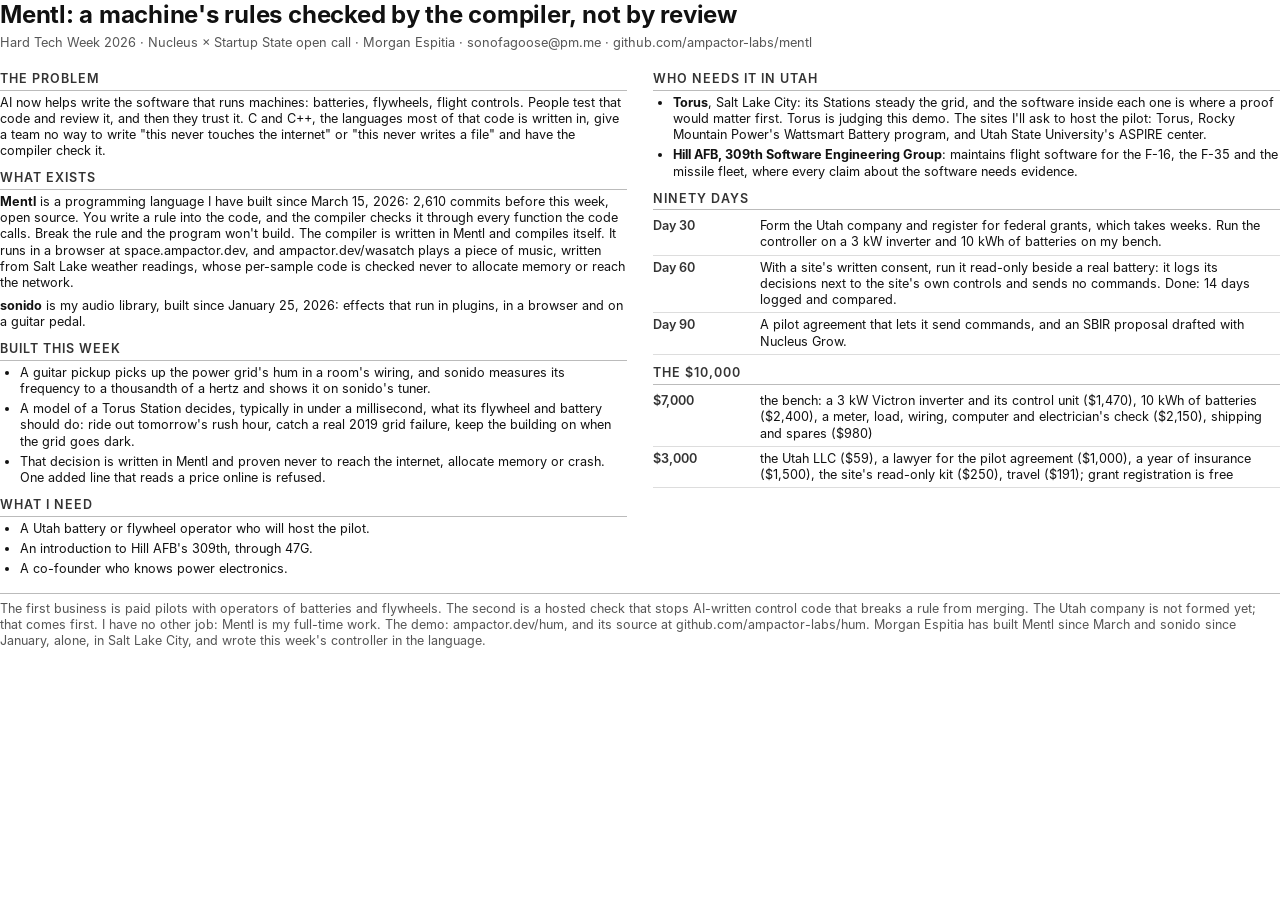
<file: pitch/nucleus-one-pager.html>
<!doctype html>
<html lang="en">
<head>
<meta charset="utf-8">
<title>Mentl · one-page plan</title>
<style>
  @font-face { font-family: "Inter"; src: url("../fonts/Inter-Regular.woff2") format("woff2"); font-weight: 400; }
  @font-face { font-family: "Inter"; src: url("../fonts/Inter-SemiBold.woff2") format("woff2"); font-weight: 600; }
  @font-face { font-family: "Inter"; src: url("../fonts/Inter-Bold.woff2") format("woff2"); font-weight: 700; }
  @page { size: Letter; margin: 0.45in 0.6in; }
  body { font-family: Inter, Cantarell, "Noto Sans", system-ui, sans-serif; color: #111; margin: 0; font-size: 9.5pt; line-height: 1.28; }
  h1 { font-size: 18pt; font-weight: 700; margin: 0 0 3pt; letter-spacing: -0.01em; }
  .sub { color: #555; margin: 0 0 7pt; font-size: 9.6pt; }
  h2 { font-size: 9.4pt; font-weight: 600; text-transform: uppercase; letter-spacing: 0.08em; color: #333; margin: 8pt 0 3pt; border-bottom: 1px solid #bbb; padding-bottom: 2pt; }
  p { margin: 0 0 5pt; }
  ul { margin: 0 0 4pt 15pt; padding: 0; }
  li { margin: 0 0 3pt; }
  .two { display: grid; grid-template-columns: 1fr 1fr; gap: 0 20pt; }
  table { border-collapse: collapse; width: 100%; }
  th, td { text-align: left; vertical-align: top; padding: 3pt 6pt 3pt 0; border-bottom: 1px solid #ddd; }
  th { font-weight: 600; color: #333; width: 17%; }
  .foot { margin-top: 8pt; color: #555; font-size: 9.4pt; border-top: 1px solid #bbb; padding-top: 5pt; }
  .fill { background: #fff3b0; }
</style>
</head>
<body>
<h1>Mentl: a machine's rules checked by the compiler, not by review</h1>
<p class="sub">Hard Tech Week 2026 · Nucleus × Startup State open call · Morgan Espitia · sonofagoose@pm.me · github.com/ampactor-labs/mentl</p>

<div class="two">
<div>
<h2>The problem</h2>
<p>AI now helps write the software that runs machines: batteries, flywheels, flight controls. People test that code and review it, and then they trust it. C and C++, the languages most of that code is written in, give a team no way to write "this never touches the internet" or "this never writes a file" and have the compiler check it.</p>

<h2>What exists</h2>
<p><b>Mentl</b> is a programming language I have built since March 15, 2026: 2,610 commits before this week, open source. You write a rule into the code, and the compiler checks it through every function the code calls. Break the rule and the program won't build. The compiler is written in Mentl and compiles itself. It runs in a browser at space.ampactor.dev, and ampactor.dev/wasatch plays a piece of music, written from Salt Lake weather readings, whose per-sample code is checked never to allocate memory or reach the network.</p>
<p><b>sonido</b> is my audio library, built since January 25, 2026: effects that run in plugins, in a browser and on a guitar pedal.</p>

<h2>Built this week</h2>
<ul>
  <li>A guitar pickup picks up the power grid's hum in a room's wiring, and sonido measures its frequency to a thousandth of a hertz and shows it on sonido's tuner.</li>
  <li>A model of a Torus Station decides, typically in under a millisecond, what its flywheel and battery should do: ride out tomorrow's rush hour, catch a real 2019 grid failure, keep the building on when the grid goes dark.</li>
  <li>That decision is written in Mentl and proven never to reach the internet, allocate memory or crash. One added line that reads a price online is refused.</li>
</ul>
<h2>What I need</h2>
<ul>
  <li>A Utah battery or flywheel operator who will host the pilot.</li>
  <li>An introduction to Hill AFB's 309th, through 47G.</li>
  <li>A co-founder who knows power electronics.</li>
</ul>
</div>
<div>
<h2>Who needs it in Utah</h2>
<ul>
  <li><b>Torus</b>, Salt Lake City: its Stations steady the grid, and the software inside each one is where a proof would matter first. Torus is judging this demo. The sites I'll ask to host the pilot: Torus, Rocky Mountain Power's Wattsmart Battery program, and Utah State University's ASPIRE center.</li>
  <li><b>Hill AFB, 309th Software Engineering Group</b>: maintains flight software for the F-16, the F-35 and the missile fleet, where every claim about the software needs evidence.</li>
</ul>

<h2>Ninety days</h2>
<table>
  <tr><th>Day 30</th><td>Form the Utah company and register for federal grants, which takes weeks. Run the controller on a 3 kW inverter and 10 kWh of batteries on my bench.</td></tr>
  <tr><th>Day 60</th><td>With a site's written consent, run it read-only beside a real battery: it logs its decisions next to the site's own controls and sends no commands. Done: 14 days logged and compared.</td></tr>
  <tr><th>Day 90</th><td>A pilot agreement that lets it send commands, and an SBIR proposal drafted with Nucleus Grow.</td></tr>
</table>

<h2>The $10,000</h2>
<table>
  <tr><th>$7,000</th><td>the bench: a 3 kW Victron inverter and its control unit ($1,470), 10 kWh of batteries ($2,400), a meter, load, wiring, computer and electrician's check ($2,150), shipping and spares ($980)</td></tr>
  <tr><th>$3,000</th><td>the Utah LLC ($59), a lawyer for the pilot agreement ($1,000), a year of insurance ($1,500), the site's read-only kit ($250), travel ($191); grant registration is free</td></tr>
</table>

</div>
</div>

<p class="foot">The first business is paid pilots with operators of batteries and flywheels. The second is a hosted check that stops AI-written control code that breaks a rule from merging. The Utah company is not formed yet; that comes first. I have no other job: Mentl is my full-time work. The demo: ampactor.dev/hum, and its source at github.com/ampactor-labs/hum. Morgan Espitia has built Mentl since March and sonido since January, alone, in Salt Lake City, and wrote this week's controller in the language.</p>
</body>
</html>
</file>
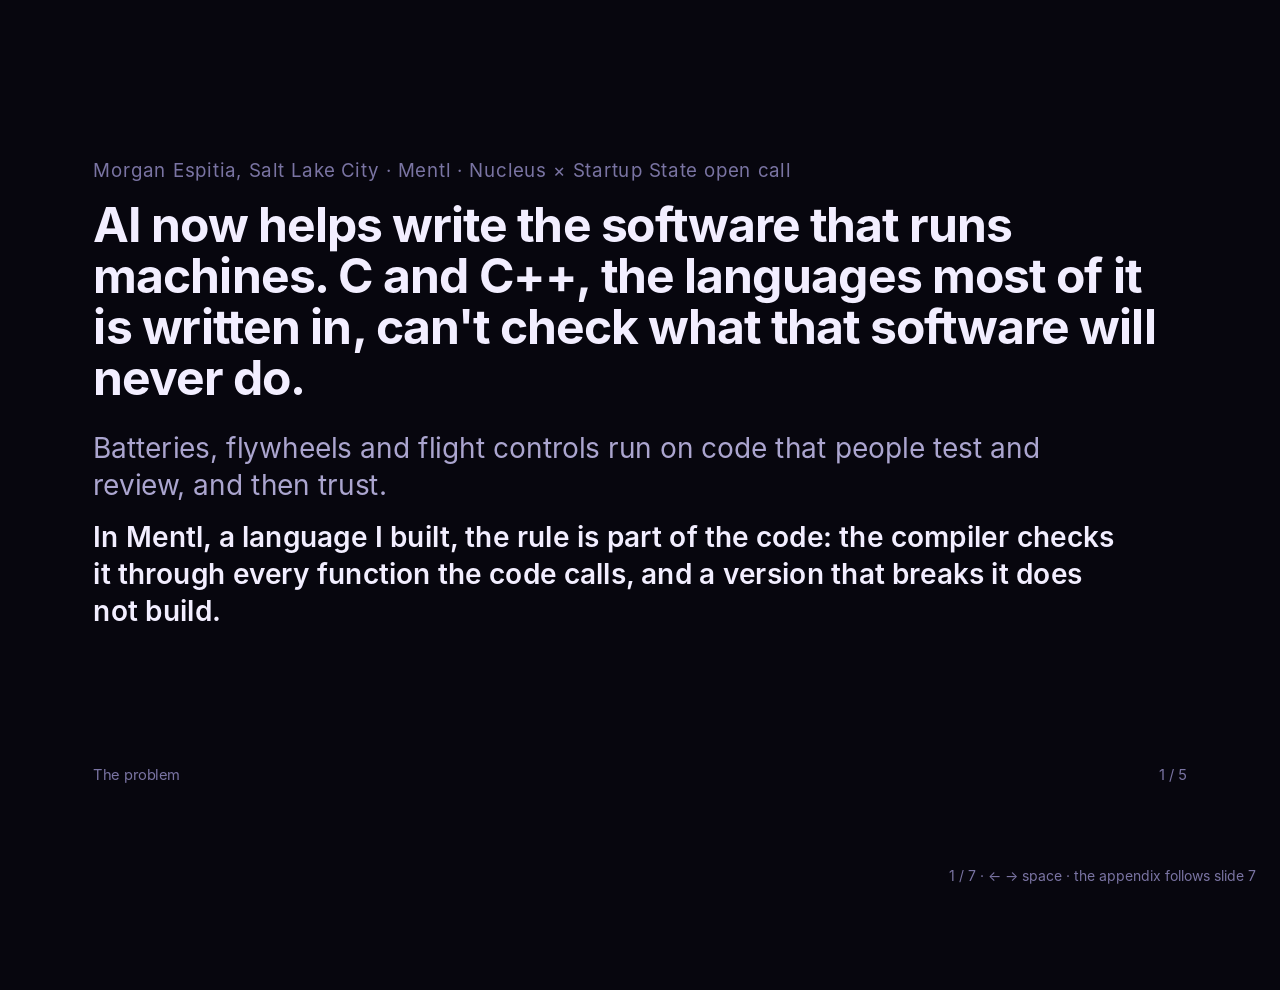
<file: pitch/nucleus.html>
<!doctype html>
<html lang="en">
<head>
<meta charset="utf-8">
<title>Mentl · Nucleus</title>
<link rel="stylesheet" href="deck.css">
</head>
<body>
<div class="deck">

<section class="slide">
  <div class="kick">Morgan Espitia, Salt Lake City · Mentl · Nucleus × Startup State open call</div>
  <h1 class="small">AI now helps write the software that runs machines. C and C++, the languages most of it is written in, can't check what that software will never do.</h1>
  <p class="lead">Batteries, flywheels and flight controls run on code that people test and review, and then trust.</p>
  <p class="lead"><b>In Mentl, a language I built, the rule is part of the code: the compiler checks it through every function the code calls, and a version that breaks it does not build.</b></p>
  <div class="foot"><span>The problem</span><span>1 / 5</span></div>
</section>

<section class="slide">
  <div class="kick">The hard tech</div>
  <h1>The rule is part of the code, and the compiler checks it through every call.</h1>
  <div class="two">
    <div>
      <p class="lead">You write the rule into the code: this never touches the internet, this never writes a file, this never allocates memory.</p>
      <p class="lead">The compiler checks the rule through every function the code calls. <b>Break it, and the program won't build.</b></p>
      <p class="note">Seven months and 2,600 commits since March. The compiler is written in Mentl and compiles itself. Open source: github.com/ampactor-labs/mentl</p>
    </div>
    <div class="pic"><img src="img/card-refused.png" alt="The compiler refusing a program that broke its rule against reaching the internet"></div>
  </div>
  <div class="foot"><span>The hard tech</span><span>2 / 5</span></div>
</section>

<section class="slide">
  <div class="kick">Show it working</div>
  <h1>Built this week: software that measures the power grid from a wall's wiring.</h1>
  <div class="two">
    <ul class="plain">
      <li><b>A guitar pickup picks up the grid's hum</b> in any room, and my audio library, sonido, measures its frequency to a thousandth of a hertz.</li>
      <li><b>A model of a Torus Station decides</b> what to do, typically in under a millisecond, with software written in Mentl.</li>
      <li><b>Its rules are in the code</b>, and the compiler checks them through every function it calls: it never reaches the internet, never allocates memory and never stops with an error.</li>
    </ul>
    <div class="pic"><img src="img/stage-trip.png" alt="The live screen while a replayed 2019 grid failure pulls the frequency down and the flywheel answers"></div>
  </div>
  <div class="foot"><span>Before Monday 4 PM: the language, 2,610 commits since March 15, and sonido, 461 commits since January 25. Since then: everything on this slide.</span><span>3 / 5</span></div>
</section>

<section class="slide">
  <div class="kick">Who needs it</div>
  <h1>Who needs it in Utah</h1>
  <div class="cards">
    <div class="card"><h3>Torus · Salt Lake City</h3><p>Builds flywheel-and-battery Stations that steady the grid. The software inside each Station is where a proof would matter first. Torus is judging this demo.</p></div>
    <div class="card"><h3>Hill AFB · 309th Software Engineering Group</h3><p>Maintains flight software for the F-16, the F-35 and the missile fleet, where every claim about the software needs evidence.</p></div>
  </div>
  <p class="lead" style="margin-top:56px">The sites I'll ask to host the pilot: Torus, Rocky Mountain Power's Wattsmart Battery program, and Utah State University's ASPIRE center.<br>First hires: a controls engineer and a compiler engineer, in Salt Lake City.</p>
  <div class="foot"><span>Utah impact</span><span>4 / 5</span></div>
</section>

<section class="slide">
  <div class="kick">What $10,000 unlocks</div>
  <h1 class="small">$10,000 puts this controller beside a real battery in Utah within ninety days.</h1>
  <div class="rows">
    <div class="row" style="font-size:38px"><b>Day 30</b><span>Form the Utah company. Run the controller on a 3 kW inverter and 10 kWh of batteries on my bench.</span></div>
    <div class="row" style="font-size:38px"><b>Day 60</b><span>With a site's written consent, run it read-only beside a real battery for 14 days, logging its decisions and sending no commands.</span></div>
    <div class="row" style="font-size:38px"><b>Day 90</b><span>A pilot agreement that lets it send commands, and an SBIR proposal with Nucleus Grow.</span></div>
  </div>
  <p class="money" style="margin-top:32px"><b>$7,000</b> for the bench. <b>$3,000</b> for the company, a lawyer for the pilot agreement, a year of insurance and the site's read-only kit. Every line is priced in the budget.</p>
  <div class="asks"><b>Three asks.</b> A Utah operator who will host it. An introduction to Hill AFB's 309th. A co-founder who knows power electronics.</div>
  <div class="foot"><span>Path to reality · the demo: ampactor.dev/hum · the code: github.com/ampactor-labs/hum and github.com/ampactor-labs/mentl</span><span>5 / 5</span></div>
</section>

<section class="slide">
  <span class="tag">Backup</span>
  <h1 class="small">What is proven, exactly</h1>
  <table>
    <tr><th>The controller's rule</th><th>Status</th></tr>
    <tr><td>No network, file, clock or other call outside the program while it decides</td><td class="yes">Proven by the compiler through every call</td></tr>
    <tr><td>No memory allocated while it decides</td><td class="yes">Proven</td></tr>
    <tr><td>The flywheel within 100 kW, the battery within 300 kW</td><td class="yes">Proven: each machine answers a command with a power inside its rating, and the compiler checks the answer</td></tr>
    <tr><td>It never stops with an error</td><td class="yes">Proven for every function the controller defines; one byte-range check inside the library's print routine is not proven yet</td></tr>
  </table>
  <p class="note">The compiler is written in Mentl, and the pinned binary rebuilds itself byte for byte. The first four rows are checked through every call, and a copy that breaks one does not build.</p>
  <div class="foot"><span>Checked by the compiler: mentl audit examples/grid/station.mn, and mentl why for each rule</span><span>Backup</span></div>
</section>

<section class="slide">
  <span class="tag">Backup</span>
  <h1 class="small">From the laptop to the pedal: the engineering left</h1>
  <table>
    <tr><th>What stands in the way</th><th>Measured today</th><th>The fix</th></tr>
    <tr><td>No WebAssembly engine on the pedal's chip</td><td>The controller is a 43 KB WebAssembly file</td><td>Embed an interpreter written in Rust, or compile the file to C</td></tr>
    <tr><td>Declared for threads</td><td>The memory is declared shared; there is no atomic instruction and no thread import</td><td>Drop the word for a program that starts no thread, a one-line change in the compiler</td></tr>
    <tr><td>Memory</td><td>Fixed: the same peak after 300,000 readings as after one</td><td>Done; each reading runs in an arena that is reclaimed when it ends</td></tr>
    <tr><td>Speed</td><td>About 291,000 instructions per reading</td><td>Pass numbers instead of text</td></tr>
  </table>
  <p class="note">The decision allocates nothing and the loop reclaims each reading's memory. The work left is the engine on the chip.</p>
  <div class="foot"><span>Daisy Seed: a 480 MHz Cortex-M7 with 64 MB of external memory</span><span>Backup</span></div>
</section>

</div>
<script src="deck.js"></script>
</body>
</html>
</file>
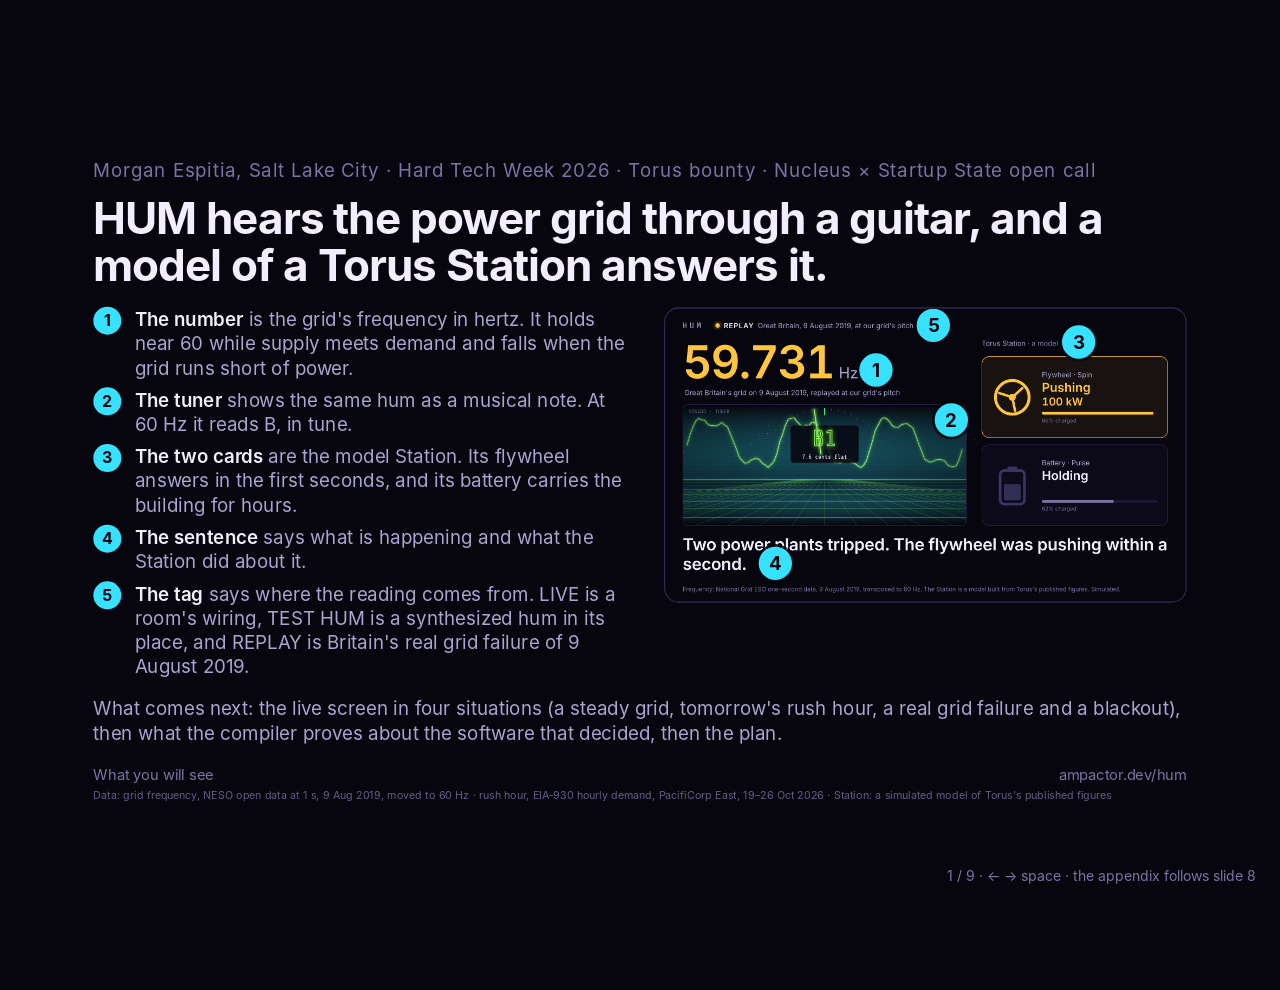
<file: pitch/show.html>
<!doctype html>
<html lang="en">
<head>
<meta charset="utf-8">
<title>HUM · the pitch</title>
<link rel="stylesheet" href="deck.css">
</head>
<body>
<div class="deck">

<section class="slide intro">
  <div class="kick">Morgan Espitia, Salt Lake City · Hard Tech Week 2026 · Torus bounty · Nucleus × Startup State open call</div>
  <h1 class="small">HUM hears the power grid through a guitar, and a model of a Torus Station answers it.</h1>
  <div class="two">
    <ol class="key">
      <li><b>The number</b> is the grid's frequency in hertz. It holds near 60 while supply meets demand and falls when the grid runs short of power.</li>
      <li><b>The tuner</b> shows the same hum as a musical note. At 60 Hz it reads B, in tune.</li>
      <li><b>The two cards</b> are the model Station. Its flywheel answers in the first seconds, and its battery carries the building for hours.</li>
      <li><b>The sentence</b> says what is happening and what the Station did about it.</li>
      <li><b>The tag</b> says where the reading comes from. LIVE is a room's wiring, TEST HUM is a synthesized hum in its place, and REPLAY is Britain's real grid failure of 9 August 2019.</li>
    </ol>
    <div class="pic keypic"><img src="hero.png" alt="A live screen during the replayed 2019 grid failure, with numbered markers on the frequency, the tuner, the Station's two cards, the sentence and the tag"><span class="m" style="left:40.5%;top:21%">1</span><span class="m" style="left:55%;top:38%">2</span><span class="m" style="left:79.5%;top:11.5%">3</span><span class="m" style="left:21.2%;top:87%">4</span><span class="m" style="left:51.6%;top:5.8%">5</span></div>
  </div>
  <p class="say">What comes next: the live screen in four situations (a steady grid, tomorrow's rush hour, a real grid failure and a blackout), then what the compiler proves about the software that decided, then the plan.</p>
  <div class="foot"><span>What you will see</span><span>ampactor.dev/hum</span></div>
  <div class="src">Data: grid frequency, NESO open data at 1 s, 9 Aug 2019, moved to 60 Hz · rush hour, EIA-930 hourly demand, PacifiCorp East, 19–26 Oct 2026 · Station: a simulated model of Torus's published figures</div>
</section>

<section class="slide">
  <div class="kick">How it works</div>
  <h1 class="small">The power grid's frequency shows whether it has enough power. A guitar can hear it.</h1>
  <div class="rows" style="gap:26px">
    <div class="row" style="grid-template-columns:250px 1fr;font-size:34px"><b>The grid</b><span>The whole Western grid, from Alberta to Baja, runs at one frequency: 60 hertz. When demand outruns supply, the frequency falls.</span></div>
    <div class="row" style="grid-template-columns:250px 1fr;font-size:34px"><b>The ear</b><span>Every power adapter hums at that frequency. A guitar pickup resting on one hears it, and my audio library, sonido, measures it to a thousandth of a hertz.</span></div>
    <div class="row" style="grid-template-columns:250px 1fr;font-size:34px"><b>The Station</b><span>A model of a Torus Station: a flywheel for the first seconds (100 kW for six minutes) and a battery for the hours (300 kW for four hours). Simulated.</span></div>
    <div class="row" style="grid-template-columns:250px 1fr;font-size:34px"><b>The software</b><span>Decides what the Station does. It is written in Mentl, a language I built: its rule, never reach the internet, is in the code, and the compiler checks it through every function the decision calls.</span></div>
  </div>
  <div class="foot"><span>HUM</span><span>ampactor.dev/hum</span></div>
  <div class="src">Station figures: Torus's published specifications, modeled and simulated. Frequency: a room's wiring when the demo runs live; the hosted recording uses a synthesized 60 Hz hum.</div>
</section>

<section class="slide">
  <div class="kick">Why it matters</div>
  <h1 class="small">AI now helps write the software that runs machines. C and C++, the languages most of it is written in, can't check what that software will never do.</h1>
  <p class="lead">Batteries, flywheels and flight controls run on code that people test and review, and then trust.</p>
  <div class="foot"><span>The problem</span><span>ampactor.dev/hum</span></div>
</section>

<section class="slide">
  <div class="kick">The hard tech</div>
  <h1>The rule is part of the code, and the compiler checks it through every call.</h1>
  <div class="two">
    <div>
      <p class="lead">You write the rule into the code: this never touches the internet, this never writes a file, this never allocates memory.</p>
      <p class="lead">The compiler checks the rule through every function the code calls. <b>Break it, and the program won't build.</b></p>
      <p class="note">Seven months and 2,600 commits since March. The compiler is written in Mentl and compiles itself. Open source: github.com/ampactor-labs/mentl</p>
    </div>
    <div class="term">
      <div class="cap">The compiler's answer about the controller in this demo</div>
      <div class="cmd">$ mentl why examples/grid/station.mn decide Network</div>
      <div>decide never uses Network: nothing in decide, and nothing it calls, performs an operation of Network</div>
      <div class="cmd">$ mentl why examples/grid/station.mn decide Alloc</div>
      <div>decide never uses Alloc: nothing in decide, and nothing it calls, performs an operation of Alloc</div>
    </div>
  </div>
  <div class="foot"><span>The hard tech</span><span>ampactor.dev/hum</span></div>
  <div class="src">Counts: the git history of github.com/ampactor-labs/mentl. The answers: pitch/why.txt, captured from the compiler on 28 Oct 2026.</div>
</section>

<section class="slide">
  <div class="kick">Show it working</div>
  <h1 class="small">Everything you just saw was built since Monday at 4 PM, on two tools I built before it.</h1>
  <div class="rows">
    <div class="row" style="grid-template-columns:250px 1fr"><b>Before</b><span>Mentl, the language: 2,610 commits since March 15. sonido, the audio library: 461 commits since January 25.</span></div>
    <div class="row" style="grid-template-columns:250px 1fr"><b>This week</b><span>All of HUM: the ear, the controller, the director, the page and this show. In sonido, 10 commits, among them the grid ear and the pedal. In Mentl, 27.</span></div>
    <div class="row" style="grid-template-columns:250px 1fr"><b>Check it</b><span>Every commit, with its time: github.com/ampactor-labs/hum, printed by <span class="mono">./ledger.sh</span></span></div>
  </div>
  <div class="foot"><span>Show it working</span><span>ampactor.dev/hum</span></div>
  <div class="src">Counts: each repository's git history since Monday 26 Oct 2026, 4:00 PM MDT, printed in pitch/ledger.txt.</div>
</section>

<section class="slide">
  <div class="kick">Who needs it</div>
  <h1>Who needs it in Utah</h1>
  <div class="cards">
    <div class="card"><h3>Torus · Salt Lake City</h3><p>Builds flywheel-and-battery Stations that steady the grid. The software inside each Station is where a proof would matter first. Torus is judging this demo.</p></div>
    <div class="card"><h3>Hill AFB · 309th Software Engineering Group</h3><p>Maintains flight software for the F-16, the F-35 and the missile fleet, where every claim about the software needs evidence.</p></div>
  </div>
  <p class="lead" style="margin-top:56px">The sites I'll ask to host the pilot: Torus, Rocky Mountain Power's Wattsmart Battery program, and Utah State University's ASPIRE center.<br>First hires: a controls engineer and a compiler engineer, in Salt Lake City.</p>
  <div class="foot"><span>Utah impact</span><span>ampactor.dev/hum</span></div>
</section>

<section class="slide">
  <div class="kick">What $10,000 unlocks</div>
  <h1 class="small">$10,000 puts this controller beside a real battery in Utah within ninety days.</h1>
  <div class="rows">
    <div class="row" style="font-size:38px"><b>Day 30</b><span>Form the Utah company. Run the controller on a 3 kW inverter and 10 kWh of batteries on my bench.</span></div>
    <div class="row" style="font-size:38px"><b>Day 60</b><span>With a site's written consent, run it read-only beside a real battery for 14 days, logging its decisions and sending no commands.</span></div>
    <div class="row" style="font-size:38px"><b>Day 90</b><span>A pilot agreement that lets it send commands, and an SBIR proposal with Nucleus Grow.</span></div>
  </div>
  <p class="money" style="margin-top:32px"><b>$7,000</b> for the bench. <b>$3,000</b> for the company, a lawyer for the pilot agreement, a year of insurance and the site's read-only kit. Every line is priced in the budget.</p>
  <div class="asks"><b>Three asks.</b> A Utah operator who will host it. An introduction to Hill AFB's 309th. A co-founder who knows power electronics.</div>
  <div class="foot"><span>Path to reality · the code: github.com/ampactor-labs/hum and github.com/ampactor-labs/mentl</span><span>ampactor.dev/hum</span></div>
</section>

<section class="slide">
  <div class="kick">Thank you, Torus and Nucleus</div>
  <h1>Replay this demo on your phone.</h1>
  <div style="display:flex;gap:72px;align-items:center;margin-top:12px">
    <img class="qr" style="width:400px;height:400px" src="img/qr-hum.png" alt="QR code for ampactor.dev/hum">
    <div>
      <p class="lead mono" style="color:var(--ink);font-size:64px;margin-bottom:36px">ampactor.dev/hum</p>
      <p class="lead"><b>Morgan Espitia</b> · sonofagoose@pm.me</p>
      <p class="lead">The demo: github.com/ampactor-labs/hum<br>The language: github.com/ampactor-labs/mentl</p>
    </div>
  </div>
  <div class="foot"><span>Three asks: a Utah operator who will host the pilot, an introduction to Hill AFB's 309th, and a co-founder who knows power electronics.</span><span></span></div>
</section>

<section class="slide appendix">
  <div class="kick">What Mentl code looks like</div>
  <h1 class="small">Five operators draw the shape of a program. The compiler checks each rule along that shape.</h1>
  <table class="verbs">
    <tr><td class="code">let l = saw <b class="v">|&gt;</b> rig.dark(300.0) <b class="v">|&gt;</b> soft_clip</td><td class="verb">|&gt;</td><td>in sequence: the sawtooth, the filter, the clipper</td></tr>
    <tr><td class="code">let (echoed, roomed) = dry <b class="v">&lt;|</b> (rig.echo, rig.room)</td><td class="verb">&lt;|</td><td>one sample to the echo and to the room; shared, so the two cannot race</td></tr>
    <tr><td class="code">let l = ((echoed) <b class="v">&gt;&lt;</b> (dry)) |&gt; mix(0.35)</td><td class="verb">&gt;&lt;</td><td>two signals side by side, then mixed</td></tr>
    <tr><td class="code">{ prev =&gt; a * x + (1.0 - a) * prev } <b class="v">&lt;~</b> delay(1)</td><td class="verb">&lt;~</td><td>feedback: this sample from the last one; the memory is allocated once</td></tr>
    <tr><td class="code">handler rack = spectral_flux_distort <b class="v">~&gt;</b> limiter_at(0.6)</td><td class="verb">~&gt;</td><td>the handler: what the sound goes through, named once</td></tr>
  </table>
  <p class="note" style="font-size:30px;color:var(--ink-2)">The controller's rule is on its decision: <span class="mono">with !Alloc + !Network + !Filesystem + !WASI + !Trap</span>. The compiler checks it through every function the decision calls, and the copy that read a price online did not build.</p>
  <div class="foot"><span>The hard tech</span><span>ampactor.dev/hum</span></div>
  <div class="src">Lines from lessons 2, 3 and 4 of the Mentl course and from examples/grid/station.mn, as they check clean on 29 Oct 2026. The language: github.com/ampactor-labs/mentl</div>
</section>

</div>
<script src="deck.js"></script>
</body>
</html>
</file>
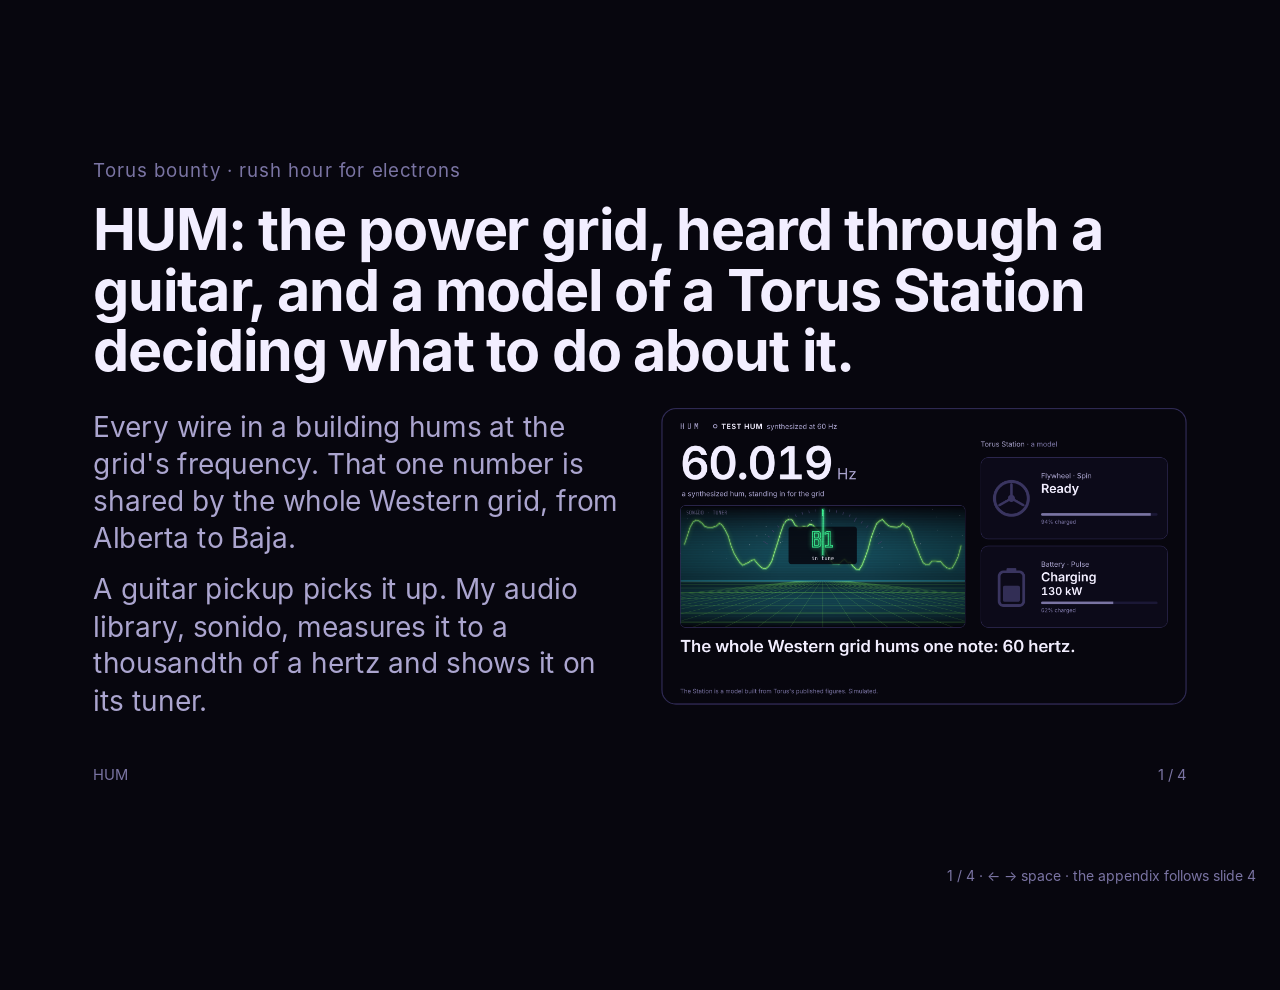
<file: pitch/torus.html>
<!doctype html>
<html lang="en">
<head>
<meta charset="utf-8">
<title>HUM · Torus</title>
<link rel="stylesheet" href="deck.css">
</head>
<body>
<div class="deck">

<section class="slide">
  <div class="kick">Torus bounty · rush hour for electrons</div>
  <h1>HUM: the power grid, heard through a guitar, and a model of a Torus Station deciding what to do about it.</h1>
  <div class="two">
    <div>
      <p class="lead">Every wire in a building hums at the grid's frequency. That one number is shared by the whole Western grid, from Alberta to Baja.</p>
      <p class="lead">A guitar pickup picks it up. My audio library, sonido, measures it to a thousandth of a hertz and shows it on its tuner.</p>
    </div>
    <div class="pic"><img src="img/stage-calm.png" alt="The live screen: the grid's frequency, sonido's tuner, and the Station's two machines"></div>
  </div>
  <div class="foot"><span>HUM</span><span>1 / 4</span></div>
</section>

<section class="slide">
  <div class="kick">Rush hour you can see coming</div>
  <h1>The battery runs the building through the jam.</h1>
  <div class="two">
    <div>
      <p class="lead">EIA's hourly data for PacifiCorp East shows when the grid gets jammed: this week, from noon to four.</p>
      <p class="lead">At tomorrow's noon the Station runs the building on its battery, <b>300 kW kept off the grid</b>, and recharges when the power is clean.</p>
    </div>
    <div class="pic"><img src="img/stage-rush.png" alt="The Station at tomorrow's noon: the battery running the building at 300 kW"></div>
  </div>
  <div class="foot"><span>Data: EIA-930, PacifiCorp East. The Station is a model built from Torus's published figures.</span><span>2 / 4</span></div>
</section>

<section class="slide">
  <div class="kick">A crash you can only hear</div>
  <h1>The flywheel answers within a second.</h1>
  <div class="two">
    <div>
      <p class="lead">On 9 August 2019, two power plants in Britain tripped within a second and a million people lost power. The real frequency record from that day, replayed at our grid's pitch, pulls the number down.</p>
      <p class="lead">The flywheel pushes at full power before an hourly feed could notice. <b>When the grid goes dark, the flywheel carries the first seconds and the battery runs the building.</b></p>
    </div>
    <div class="pic"><img src="img/stage-trip.png" alt="The replayed 2019 event: the frequency falls and the flywheel pushes 100 kW"></div>
  </div>
  <div class="foot"><span>Data: National Grid ESO one-second frequency, 9 August 2019, transposed to 60 Hz. The Station is a model built from Torus's published figures, simulated.</span><span>3 / 4</span></div>
</section>

<section class="slide">
  <div class="kick">For your engineers</div>
  <h1 class="small">The software making these decisions can't reach the internet.</h1>
  <div class="two">
    <div>
      <p class="lead">It is written in Mentl, a language I built. Its compiler proves this through every function the decision calls. Add one line that reads a price online, and it refuses to build the program.</p>
      <div style="display:flex;gap:36px;align-items:center;margin-top:20px">
        <img class="qr" style="width:220px;height:220px" src="img/qr-hum.png" alt="QR code for ampactor.dev/hum">
        <p class="note" style="margin:0;font-size:28px;color:var(--ink-2)">Replay the demo:<br><span class="mono" style="color:var(--ink)">ampactor.dev/hum</span><br>The code: github.com/ampactor-labs/hum<br>sonofagoose@pm.me</p>
      </div>
    </div>
    <div class="pic"><img src="img/card-refused.png" alt="The compiler refusing the program once a price lookup is added"></div>
  </div>
  <div class="foot"><span>Thank you, Torus.</span><span>4 / 4</span></div>
</section>

</div>
<script src="deck.js"></script>
</body>
</html>
</file>
<file: pitch/deck.css>
/* The decks: the live screen's type and colors, one idea per slide. */
@font-face { font-family: "Inter"; src: url("../fonts/Inter-Regular.woff2") format("woff2"); font-weight: 400; }
@font-face { font-family: "Inter"; src: url("../fonts/Inter-SemiBold.woff2") format("woff2"); font-weight: 600; }
@font-face { font-family: "Inter"; src: url("../fonts/Inter-Bold.woff2") format("woff2"); font-weight: 700; }
@font-face { font-family: "Share Tech Mono"; src: url("../fonts/ShareTechMono.woff2") format("woff2"); }
:root {
  --void: #07060E; --panel: #0C0A19; --line: #2E2952;
  --ink: #F2EEFF; --ink-2: #ABA5CF; --ink-3: #7A74A3;
  --green: #3DFF9A; --amber: #FFC53D; --violet: #A27BFF; --red: #FF2D55; --cyan: #36E2FF;
  --sans: Inter, Cantarell, "Noto Sans", system-ui, sans-serif; --mono: "Share Tech Mono", ui-monospace, monospace;
}
* { box-sizing: border-box; }
html, body { margin: 0; background: var(--void); color: var(--ink); font-family: var(--sans); }
.slide { width: 1920px; height: 1080px; position: relative; overflow: hidden; padding: 104px 140px 96px; display: flex; flex-direction: column; background: var(--void); page-break-after: always; break-after: page; }
.slide:last-child { page-break-after: auto; }
.kick { font-size: 28px; color: var(--ink-3); letter-spacing: 0.04em; }
.slide h1 { font-size: 86px; font-weight: 700; letter-spacing: -0.02em; line-height: 1.06; margin: 26px 0 40px; max-width: 1640px; }
.slide h1.small { font-size: 72px; }
.lead { font-size: 42px; line-height: 1.32; color: var(--ink-2); margin: 0 0 22px; max-width: 1560px; }
.lead b { color: var(--ink); font-weight: 600; }
.two { display: grid; grid-template-columns: 1fr 1fr; gap: 64px; align-items: start; flex: 1; min-height: 0; }
.pic { border: 2px solid var(--line); border-radius: 22px; overflow: hidden; background: var(--panel); }
.pic img { display: block; width: 100%; height: auto; }
ul.plain { list-style: none; margin: 0; padding: 0; display: grid; gap: 26px; }
ul.plain li { font-size: 36px; line-height: 1.3; color: var(--ink-2); padding-left: 34px; position: relative; }
ul.plain li::before { content: ""; position: absolute; left: 0; top: 0.5em; width: 14px; height: 14px; border-radius: 50%; background: var(--green); }
ul.plain li b { color: var(--ink); font-weight: 600; }
.cards { display: grid; grid-template-columns: 1fr 1fr; gap: 48px; }
.card { border: 2px solid var(--line); border-radius: 28px; padding: 40px 44px; background: var(--panel); }
.card h3 { font-size: 26px; font-weight: 600; letter-spacing: 0.06em; text-transform: uppercase; color: var(--ink-3); margin: 0 0 18px; }
.card p { font-size: 36px; line-height: 1.32; color: var(--ink); margin: 0; }
.rows { display: grid; gap: 30px; }
.row { display: grid; grid-template-columns: 200px 1fr; font-size: 44px; line-height: 1.25; }
.row b { color: var(--green); font-weight: 600; }
.money { margin-top: 44px; font-size: 34px; line-height: 1.4; color: var(--ink-2); }
.money b { color: var(--ink); font-weight: 600; }
.asks { margin-top: auto; border-top: 2px solid var(--line); padding-top: 32px; font-size: 38px; line-height: 1.3; color: var(--ink-2); }
.asks b { color: var(--ink); font-weight: 600; }
.foot { position: absolute; left: 140px; right: 140px; bottom: 40px; display: flex; justify-content: space-between; align-items: flex-end; gap: 48px; font-size: 22px; color: var(--ink-3); }
.foot span:last-child { white-space: nowrap; }
/* The data a slide stands on, cited small under the footer. */
.src { position: absolute; left: 140px; right: 140px; bottom: 12px; font-size: 16px; color: var(--ink-3); opacity: 0.8; white-space: nowrap; }
.note { font-size: 26px; line-height: 1.4; color: var(--ink-3); margin-top: 26px; }
.qr { width: 300px; height: 300px; border-radius: 18px; background: #fff; padding: 10px; }
.mono { font-family: var(--mono); }
.tag { display: inline-block; font-size: 24px; letter-spacing: 0.08em; text-transform: uppercase; color: var(--ink-3); border: 2px solid var(--line); border-radius: 10px; padding: 6px 14px; }
table { border-collapse: collapse; width: 100%; font-size: 30px; }
th, td { text-align: left; vertical-align: top; padding: 18px 20px; border-bottom: 2px solid var(--line); }
th { font-size: 22px; font-weight: 600; letter-spacing: 0.06em; text-transform: uppercase; color: var(--ink-3); }
td.yes { color: var(--green); } td.no { color: var(--red); } td.part { color: var(--amber); }
@media screen {
  html, body { height: 100%; overflow: hidden; }
  body { display: flex; align-items: center; justify-content: center; }
  /* flex-shrink: 0 keeps the deck at 1920 px in a narrower window, so the scale centers it instead of shifting it right. */
  .deck { position: relative; width: 1920px; height: 1080px; transform-origin: center; flex-shrink: 0; }
  .slide { position: absolute; inset: 0; display: none; }
  .slide.current { display: flex; }
  .nav { position: fixed; right: 24px; bottom: 16px; font-size: 14px; color: var(--ink-3); z-index: 5; }
}
@media print {
  @page { size: 1920px 1080px; margin: 0; }
  .nav { display: none; }
  .slide { display: flex; }
}
/* The five verbs, as code beside plain words. */
table.verbs { margin-top: 10px; font-size: 30px; }
table.verbs td { padding: 16px 18px; color: var(--ink-2); }
table.verbs td.code { font-family: var(--mono); color: var(--ink); font-size: 32px; white-space: nowrap; }
table.verbs td.verb { font-family: var(--mono); color: var(--green); font-size: 36px; text-align: center; }
table.verbs b.v { color: var(--green); font-weight: 400; }
table.verbs b.r { color: var(--amber); font-weight: 400; }
/* A terminal's text: the compiler's own words, quoted as it printed them. */
.term { font-family: var(--mono); font-size: 25px; line-height: 1.45; color: var(--ink); background: #0F0E1C; border: 2px solid #3DFF9A; border-radius: 22px; padding: 32px 36px; align-self: center; }
.term .cap { font-family: var(--sans, inherit); font-size: 22px; color: var(--ink-3); margin-bottom: 18px; }
.term .cmd { color: #3DFF9A; margin-top: 16px; }
/* The first slide's key: numbered markers on a picture of the live screen, matched by a numbered list. */
.intro h1.small { font-size: 66px; margin: 20px 0 28px; }
.intro .two { grid-template-columns: 800px 1fr; gap: 56px; }
.keypic { position: relative; }
.keypic .m { position: absolute; width: 50px; height: 50px; margin: -25px 0 0 -25px; border-radius: 50%; background: var(--cyan); color: var(--void); font: 700 28px/50px var(--sans); text-align: center; box-shadow: 0 0 0 4px rgba(7,6,14,0.85); }
ol.key { list-style: none; margin: 0; padding: 0; display: grid; gap: 12px; counter-reset: k; }
ol.key li { counter-increment: k; position: relative; padding-left: 62px; font-size: 28px; line-height: 1.3; color: var(--ink-2); }
ol.key li::before { content: counter(k); position: absolute; left: 0; top: -1px; width: 42px; height: 42px; border-radius: 50%; background: var(--cyan); color: var(--void); font: 700 24px/42px var(--sans); text-align: center; }
ol.key li b, .say b { color: var(--ink); font-weight: 600; }
.say { font-size: 28px; line-height: 1.35; color: var(--ink-2); margin: 26px 0 0; max-width: 1640px; }
.intro .two { flex: none; }
/* A window taller than wide (`html.tall`, a phone held upright): each slide is
   one column 1080 wide, as tall as its content, and deck.js scales it to fit.
   Columns, cards and the rows' labels stack; the footer follows the content. */
@media screen {
  html.tall .slide.current, html.short .slide.current { position: relative; inset: auto; height: auto; }
  html.tall .slide { width: 1080px; padding: 72px 64px 48px; }
  html.tall .slide h1 { font-size: 66px; max-width: none; }
  html.tall .slide h1.small, html.tall .intro h1.small { font-size: 58px; }
  html.tall .lead { font-size: 40px; }
  html.tall .two, html.tall .cards { grid-template-columns: 1fr !important; gap: 36px; }
  html.tall .intro .two { display: flex; flex-direction: column-reverse; gap: 36px; }
  html.tall ol.key li { font-size: 34px; }
  html.tall .say { font-size: 32px; }
  html.tall .row { grid-template-columns: 1fr !important; gap: 4px; font-size: 36px !important; }
  html.tall .rows { gap: 30px !important; }
  html.tall .foot { position: static; margin-top: auto; padding-top: 36px; flex-wrap: wrap; gap: 8px 32px; font-size: 26px; }
  html.tall .src { position: static; white-space: normal; margin-top: 12px; font-size: 22px; }
  html.tall .slide > div[style*="display:flex"] { flex-wrap: wrap; gap: 40px !important; }
  html.tall .term { font-size: 26px; align-self: start; }
  html.tall table.verbs td.code { white-space: normal; font-size: 26px; }
  /* A short, wide window (`html.short`, a phone held sideways): every pixel of
     height counts, so the padding is smaller and the footer and sources, which
     the PDF keeps, are left out. */
  html.short .slide { padding: 52px 120px 44px; }
  html.short .foot, html.short .src { display: none; }
}
</file>
